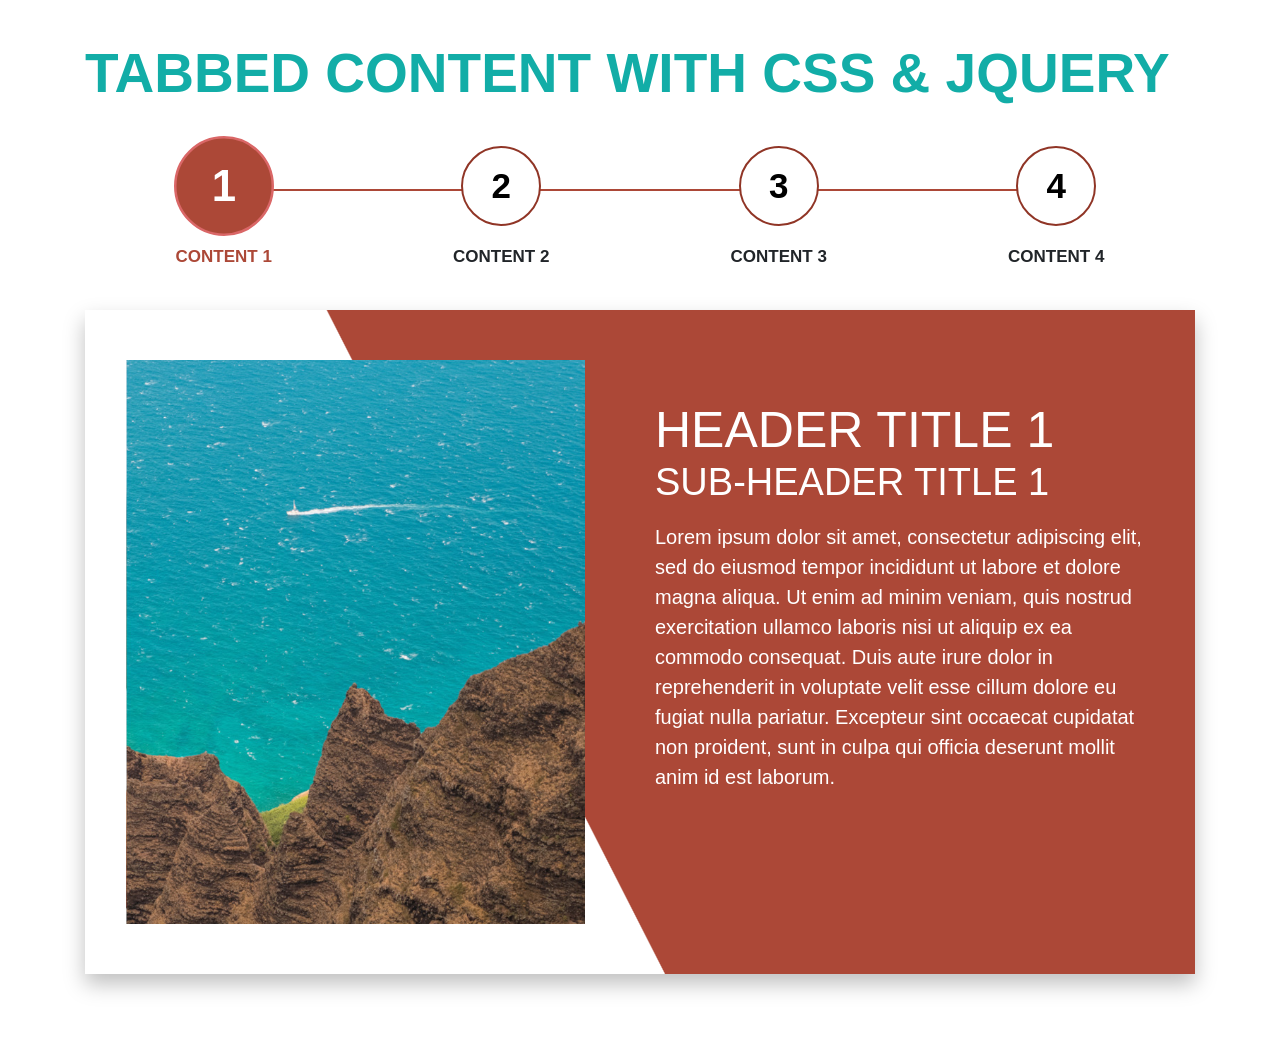
<file: index.html>
<!doctype html>
<html lang="en" style="font-size: 62.5%;">

<head>
    <meta name="viewport" content="width=device-width, initial-scale=1, maximum-scale=1.0">
    <meta charset="utf-8">
    <link rel="stylesheet" href="assets/plugins/css/bootstrap.min.css">
    <link rel="stylesheet" href="assets/css/tabbed-content-style.css">
</head>

<body>
    <style>

    </style>


    <div class="container">

        <div class="row">
            <div class="col">
                <div class="tabbed-content-title">
                    <h1>TABBED CONTENT WITH CSS & JQUERY</h1>
                </div>
                <div class="tabbed-content-header">
                    <ol class="content1-header">
                        <li>
                            <a data-tip="1" id="content1" class="tabbed-content-button active">Content 1</a>
                        </li>

                        <li>
                            <a data-tip="2" id="content2" class="tabbed-content-button">Content 2</a>
                        </li>

                        <li>
                            <a data-tip="3" id="content3" class="tabbed-content-button">Content 3</a>
                        </li>

                        <li>
                            <a data-tip="4" id="content4" class="tabbed-content-button">Content 4</a>
                        </li>
                    </ol>
                </div>
                <div class="tabbed-content-body">
                    <div class="tabbed-content-button-phone content1-button-phone accordion"><span
                            class="button-number">1</span><span class="button-text">Content 1</span></div>
                    <div style="width:100%;" class="text-panel content1-panel panel active">
                        <div class="row">
                            <div class="col-md-6">
                                <img src="assets/images/tab-1-image.jpg" alt="">
                            </div>
                            <div class="col-md-6">
                                <div class="text-content">
                                    <div class="text-title">
                                        <h3 class="large-title">Header title 1</h3>
                                        <h3 class="medium-title">Sub-header title 1</h3>
                                    </div>
                                    <p>Lorem ipsum dolor sit amet, consectetur adipiscing elit, sed do eiusmod tempor
                                        incididunt ut labore et dolore magna aliqua. Ut enim ad minim veniam, quis
                                        nostrud exercitation ullamco laboris nisi ut aliquip ex ea commodo consequat.
                                        Duis aute irure dolor in reprehenderit in voluptate velit esse cillum dolore eu
                                        fugiat nulla pariatur. Excepteur sint occaecat cupidatat non proident, sunt in
                                        culpa qui officia deserunt mollit anim id est laborum.</p>
                                </div>
                            </div>
                        </div>
                    </div>

                    <div class="tabbed-content-button-phone content2-button-phone accordion"><span
                            class="button-number">2</span><span class="button-text">Content 2</span></div>
                    <div style="width:100%;" class="text-panel content2-panel panel">
                        <div class="row">
                            <div class="col-md-6">
                                <img src="assets/images/tab-2-image.jpg" alt="">
                            </div>
                            <div class="col-md-6">
                                <div class="text-content">
                                    <div class="text-title">
                                        <h3 class="large-title">Header title 2</h3>
                                        <h3 class="medium-title">Sub-header title 2</h3>
                                    </div>
                                    <p>Lorem ipsum dolor sit amet, consectetur adipiscing elit, sed do eiusmod tempor
                                        incididunt ut labore et dolore magna aliqua. Ut enim ad minim veniam, quis
                                        nostrud exercitation ullamco laboris nisi ut aliquip ex ea commodo consequat.
                                        Duis aute irure dolor in reprehenderit in voluptate velit esse cillum dolore eu
                                        fugiat nulla pariatur. Excepteur sint occaecat cupidatat non proident, sunt in
                                        culpa qui officia deserunt mollit anim id est laborum.</p>
                                </div>
                            </div>
                        </div>
                    </div>

                    <div class="tabbed-content-button-phone content3-button-phone accordion"><span
                            class="button-number">3</span><span class="button-text">Content 3</span></div>
                    <div style="width:100%;" class="text-panel content3-panel panel">
                        <div class="row">
                            <div class="col-md-6">
                                <img src="assets/images/tab-3-image.jpg" alt="">
                            </div>
                            <div class="col-md-6">
                                <div class="text-content">
                                    <div class="text-title">
                                        <h3 class="large-title">Header title 3</h3>
                                        <h3 class="medium-title">Sub-header title 3</h3>
                                    </div>
                                    <p>Lorem ipsum dolor sit amet, consectetur adipiscing elit, sed do eiusmod tempor
                                        incididunt ut labore et dolore magna aliqua. Ut enim ad minim veniam, quis
                                        nostrud exercitation ullamco laboris nisi ut aliquip ex ea commodo consequat.
                                        Duis aute irure dolor in reprehenderit in voluptate velit esse cillum dolore eu
                                        fugiat nulla pariatur. Excepteur sint occaecat cupidatat non proident, sunt in
                                        culpa qui officia deserunt mollit anim id est laborum.</p>
                                </div>
                            </div>
                        </div>
                    </div>

                    <div class="tabbed-content-button-phone content4-button-phone accordion"><span
                            class="button-number">4</span><span class="button-text">Content 4</span></div>
                    <div style="width:100%;" class="text-panel content4-panel panel">
                        <div class="row">
                            <div class="col-md-6">
                                <img src="assets/images/tab-4-image.jpg" alt="">
                            </div>
                            <div class="col-md-6">
                                <div class="text-content">
                                    <div class="text-title">
                                        <h3 class="large-title">Header title 4</h3>
                                        <h3 class="medium-title">Sub-header title 4</h3>
                                    </div>
                                    <p>Lorem ipsum dolor sit amet, consectetur adipiscing elit, sed do eiusmod tempor
                                        incididunt ut labore et dolore magna aliqua. Ut enim ad minim veniam, quis
                                        nostrud exercitation ullamco laboris nisi ut aliquip ex ea commodo consequat.
                                        Duis aute irure dolor in reprehenderit in voluptate velit esse cillum dolore eu
                                        fugiat nulla pariatur. Excepteur sint occaecat cupidatat non proident, sunt in
                                        culpa qui officia deserunt mollit anim id est laborum.</p>
                                </div>
                            </div>
                        </div>
                    </div>
                </div>
            </div>
        </div>
    </div>



    <script src="assets/plugins/js/jquery.min.js"></script>
    <script src="assets/plugins/js/bootstrap.min.js"></script>

    <script>
        $(".tabbed-content-button").click(function (event) {
            $('.tabbed-content-button').removeClass('active');
            $(event.target).addClass('active');
            $('.' + event.target.id + '-panel').addClass('active').siblings().removeClass('active');
            $('.tabbed-content-header ol').removeClass();
            $('.tabbed-content-header ol').addClass(event.target.id + '-header');
        });
    </script>

    <script>
        document.addEventListener("DOMContentLoaded", function (event) {


            var acc = document.getElementsByClassName("accordion");
            var panel = document.getElementsByClassName('panel');

            for (var i = 0; i < acc.length; i++) {
                acc[i].onclick = function () {
                    var setClasses = !this.classList.contains('active');

                    //Set these lines to auto collapse 'panel' element other than the clicked 'panel' element
                    // setClass(acc, 'active', 'remove');
                    // setClass(panel, 'show', 'remove');

                    if (setClasses) {
                        this.classList.toggle("active");
                        this.nextElementSibling.classList.toggle("show-panel");
                    }
                }
            }

            function setClass(els, className, fnName) {
                for (var i = 0; i < els.length; i++) {
                    els[i].classList[fnName](className);
                }
            }

        });
    </script>

</body>

</html>
</file>
<file: assets/css/tabbed-content-style.css>
.phone {
    display: none;
}

.desktop {
    display: block;
}

.tabbed-content-title {
    margin: auto;
    padding: 40px 0px 40px 0px;
}

.tabbed-content-title h2,
.tabbed-content-title h1 {
    font-size: 5.5rem;
    font-weight: 700;
    color: #12ADA7;
}

.tabbed-content-title h1 {
    margin-bottom: 0px;
}

.tabbed-content-header{
    margin-bottom: 40px;
}

.tabbed-content-header ol li a::before {
    content: attr(data-tip);
    display: flex;
    justify-content: center;
    border: 2.5px solid;
    border-radius: 9999px;
    width: 8rem;
    height: 8rem;
    align-items: center;
    margin: auto;
    background-color: #ffffff;
    color: #000000;
    border-color: #903526;
    font-weight: 600;
    font-size: 3.5rem;
    margin-bottom: 18px;
}

.tabbed-content-header ol li a {
    cursor: pointer;
    font-weight: 700;
    text-transform: uppercase;
    font-size: 17px;
    text-decoration: none;
}

.tabbed-content-header ol li a:hover {
    text-decoration: none;
}

.tabbed-content-header ol li {
    z-index: 0;
    text-align: center;
}


.tabbed-content-header ol {
    flex-direction: row;
    display: flex;
    list-style: none;
    position: relative;
    justify-content: space-around;
    padding-left: 0;
}

.tabbed-content-header ol::before {
    content: "";
    height: 2px;
    width: 75%;
    top: 4.3rem;
    z-index: 0;
    display: block;
    position: absolute;
    background-color: #ac4837;
}

.text-panel {
    box-shadow: 0px 10px 20px rgba(0, 0, 0, 0.25);
    display: none;
}

.content1-panel {
    background-image: linear-gradient(63deg, #ffffff 40%, #AC4837 40.1%);
}

.content1-panel .text-content,
.content2-panel .text-content,
.content3-panel .text-content {
    color: #ffffff;
}

.content2-panel {
    background-image: linear-gradient(115deg, #ffffff 39%, #AC4837 39.1%);
}

.content3-panel {
    background-image: linear-gradient(63deg, #ffffff 42%, #AC4837 42.1%);
}

.content4-panel {
    background-image: linear-gradient(115deg, #ffffff 89%, #AC4837 89.1%);
}

.content4-panel .text-content {
    color: #000000;
}

.content4-headers::before {
    background-color: #ffffff;
}

.text-panel img {
    width: 85%;
    margin-top: 50px;
    margin-bottom: 50px;
    margin-left: auto;
    margin-right: auto;
    display: block;
}

.text-panel.active {
    display: block;
}

.text-content {
    margin-top: 90px;
    margin-right: 50px;
    font-size: 2rem;
}

.text-content .large-title {
    font-size: 5rem;
    margin-bottom: 0rem;
    text-transform: uppercase;
}

.text-content .medium-title {
    font-size: 3.8rem;
    margin-top: 0rem;
    text-transform: uppercase;
    margin-bottom: 0rem;
}

.text-title {
    margin-bottom: 17px;
}

.tabbed-content-button.active::before {
    background-color: #AC4837;
    border-color: #DA6767;
    transform: scale(1.25);
    color: #ffffff;
}

.tabbed-content-button.active{
    color: #AC4837 !important;
}


.tabbed-content-body {
    margin-bottom: 70px;
}

/* Tabbed Content in phone view */

.button-number {
    display: inline-flex;
    justify-content: center;
    border: 2.5px solid;
    border-radius: 9999px;
    width: 5rem;
    height: 5rem;
    align-items: center;
    margin: auto;
    background-color: #ffffff;
    color: #000000;
    border-color: #903526;
    font-weight: 600;
    font-size: 2.5rem;
    margin-right: 15px;
}

.button-text {
    display: inline-flex;
    font-size: 2.7rem;
    color: #ffffff;
}

.tabbed-content-button-phone {
    display: none;
    margin: 20px auto 0px auto;
    padding: 10px;
    box-shadow: 0px 10px 20px rgb(0 0 0 / 25%);
    background-color: #AC4837;
}

p.accordion {
    background-color: #6EBAE4;
    color: #fff;
    cursor: pointer;
    padding: 18px;
    width: 100%;
    text-align: left;
    border: none;
    outline: none;
    transition: 0.4s;
    text-transform: uppercase;
}

p.accordion.active {
    background-color: #2B3051;
}

.tabbed-content-button-phone.active {
    background-color: #703024 !important;
}

.tabbed-content-button-phone.active .button-number {
    border-color: #DA6767 !important;
}


@media screen and (max-width: 992px) and (min-width: 576px) {

    .tabbed-content-header ol::before {
        top: 2.5rem !important;
    }

    .tabbed-content-header ol li {
        margin-right: 7% !important;
        margin-left: 25px !important;
    }

    .tabbed-content-header ol li a::before {
        width: 5rem !important;
        height: 5rem !important;
        font-size: 2.5rem !important;
    }

    .text-content {
        margin-top: 40px !important;
        font-size: 1.5rem !important;
    }

    .text-content .large-title {
        font-size: 3rem !important;
    }

    .text-content .medium-title {
        font-size: 2.2rem !important;
    }

    .content1-panel {
        background-image: linear-gradient(76deg, #ffffff 32%, #AC4837 32.1%) !important;
    }

    .content2-panel {
        background-image: linear-gradient(115deg, #FFFFFD 33%, #AC4837 33.1%) !important;
    }

    .content3-panel {
        background-image: linear-gradient(76deg, #ffffff 36%, #AC4837 36.1%) !important;
    }

    .content4-panel {
        background-image: linear-gradient(115deg, #ffffff 92%, #AC4837 92.1%) !important;
    }

    .tabbed-content-title h2,
    .tabbed-content-title h1 {
        font-size: 4rem !important;
        margin-top: 0px !important;
        margin-bottom: 30px !important;
    }

}

@media (max-width: 768px) {

    .tabbed-content-header {
        display: none;
    }

    .text-panel {
        display: block !important;
    }

    .tabbed-content-body {
        margin-bottom: 60px !important;
    }

    .tabbed-content-body div.panel {
        padding: 0 18px;
        background-color: white;
        max-height: 0;
        overflow: hidden;
        transition: 0.4s ease-in-out;
        opacity: 0;
        margin-bottom: 10px;
    }

    .tabbed-content-body div.panel.show-panel {
        opacity: 1;
        max-height: 2700px;
    }

    .tabbed-content-body .panel {
        margin-bottom: 50px;
        padding: 30px 30px 10px 30px;
        background-color: #fff;
    }

    .tabbed-content-title h2,
    .tabbed-content-title h1 {
        font-size: 2.3rem !important;
    }

    .tabbed-content-title {
        padding: 20px 0px 0px 0px !important;
    }

    .tabbed-content-button-phone {
        display: block;
    }

    .text-content {
        margin-top: 0px !important;
        margin-right: 0px !important;
        margin-bottom: 40px;
    }

    .text-content .medium-title {
        font-size: 2.2rem !important;
    }

    .text-content .large-title {
        font-size: 3rem !important;
    }

    .text-panel {
        background-image: linear-gradient(45deg, #AC4837 76%, #ffff 76.1%) !important;
    }

    .content4-panel .text-content {
        color: #ffffff !important;

    }

    .text-panel img {
        width: 90%;
        margin-top: 40px !important;
        margin-bottom: 20px !important;
    }

    .phone {
        display: block;
    }

    .desktop {
        display: none;
    }
}
</file>
